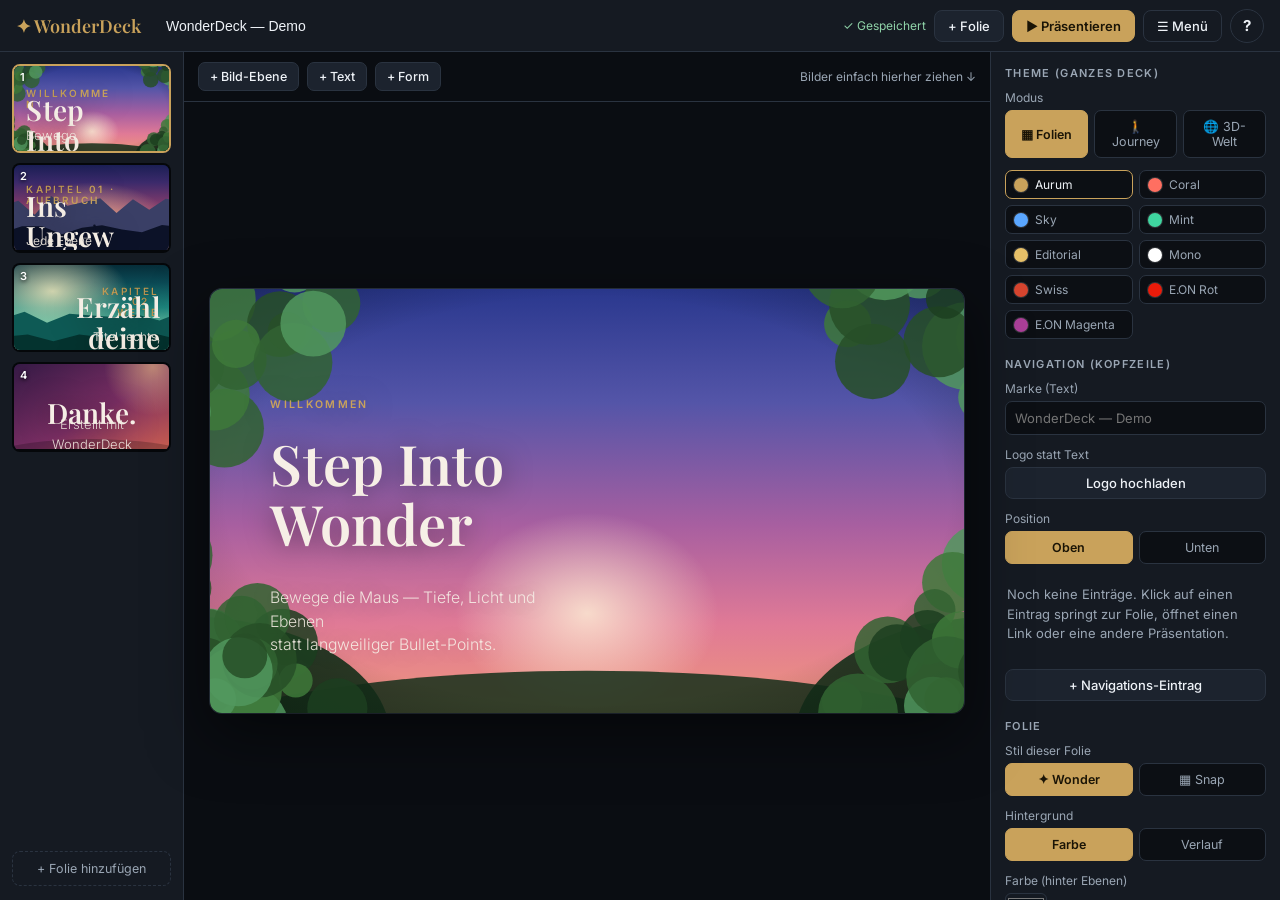
<file: index.html>
<!DOCTYPE html>
<html lang="de">
<head>
  <meta charset="UTF-8" />
  <meta name="viewport" content="width=device-width, initial-scale=1.0" />
  <title>WonderDeck — Cinematische Präsentationen</title>
  <link
    rel="icon"
    href="data:image/svg+xml,%3Csvg xmlns='http://www.w3.org/2000/svg' viewBox='0 0 16 16'%3E%3Ctext y='13' font-size='13'%3E%E2%9C%A6%3C/text%3E%3C/svg%3E"
  />
  <link
    href="https://fonts.googleapis.com/css2?family=Playfair+Display:wght@500;600;700&family=Inter:wght@300;400;500;600&family=Space+Grotesk:wght@500;600;700&family=Cormorant+Garamond:wght@500;600;700&family=DM+Sans:wght@400;500;600&family=Bricolage+Grotesque:opsz,wght@12..96,600;12..96,700;12..96,800&display=swap"
    rel="stylesheet"
  />
  <!-- Three.js (3D-Welt) ohne Build: via CDN + Import-Map; wird nur geladen, wenn man die Welt betritt -->
  <script type="importmap">
    {
      "imports": {
        "three": "https://cdn.jsdelivr.net/npm/three@0.161.0/build/three.module.js",
        "three/addons/": "https://cdn.jsdelivr.net/npm/three@0.161.0/examples/jsm/",
        "@pixiv/three-vrm": "https://cdn.jsdelivr.net/npm/@pixiv/three-vrm@3/lib/three-vrm.module.min.js"
      }
    }
  </script>
  <link rel="stylesheet" href="css/stage.css" />
  <link rel="stylesheet" href="css/editor.css" />
</head>
<body>
  <div id="app" class="app">
    <!-- ============ Topbar ============ -->
    <header class="topbar">
      <div class="topbar__brand">✦ WonderDeck</div>
      <input
        id="deckTitle"
        class="topbar__title"
        type="text"
        value="Meine Präsentation"
        aria-label="Titel der Präsentation"
      />
      <div class="topbar__actions">
        <span id="saveBadge" class="topbar__saved" aria-live="polite">✓ Gespeichert</span>
        <button id="btnAddSlide" class="btn">+ Folie</button>
        <button id="btnPresent" class="btn btn--primary">▶ Präsentieren</button>
        <div class="menu">
          <button id="btnMenu" class="btn btn--ghost">☰ Menü</button>
          <div id="menuPanel" class="menu__panel" hidden>
            <button id="btnExport" class="menu__item">💾 Als Datei sichern (.wdeck)</button>
            <button id="btnExportHtml" class="menu__item">🌐 Als Webseite exportieren (.html)</button>
            <button id="btnImport" class="menu__item">📂 Datei laden</button>
            <hr class="menu__sep" />
            <button id="btnDecks" class="menu__item">📑 Meine Präsentationen …</button>
            <button id="btnGallery" class="menu__item">✨ Beispiele …</button>
            <button id="btnNewLanding" class="menu__item">◆ Neue Landingpage</button>
            <button id="btnNewDeck" class="menu__item">✦ Neue, leere Präsi</button>
            <hr class="menu__sep" />
            <a class="menu__item" href="landing.html" target="_blank" rel="noopener">★ Über WonderDeck</a>
          </div>
        </div>
        <button id="btnHelp" class="btn btn--ghost btn--round" title="Hilfe: welche Bilder verwenden?" aria-label="Hilfe">?</button>
      </div>
    </header>

    <!-- ============ Hauptbereich ============ -->
    <main class="workspace">
      <!-- Folien-Leiste -->
      <aside class="rail" id="rail" aria-label="Folien">
        <div class="rail__list" id="railList"></div>
        <button class="rail__add" id="railAdd">+ Folie hinzufügen</button>
      </aside>

      <!-- Bühne -->
      <section class="editor">
        <div class="editor__toolbar">
          <button class="chip" id="btnAddLayer">+ Bild-Ebene</button>
          <button class="chip" id="btnAddText">+ Text</button>
          <button class="chip" id="btnAddShape">+ Form</button>
          <span class="editor__hint">Bilder einfach hierher ziehen ↓</span>
        </div>
        <div class="stage-wrap" id="stageWrap">
          <div class="stage-frame" id="stageFrame">
            <!-- Stage wird von editor.js gerendert -->
          </div>
          <div class="dropmask" id="dropmask"><span>Bild ablegen, um eine Ebene zu erstellen</span></div>
        </div>
      </section>

      <!-- Inspektor -->
      <aside class="inspector" id="inspector" aria-label="Einstellungen">
        <!-- Inhalt dynamisch von editor.js -->
      </aside>
    </main>
  </div>

  <!-- ============ Präsentations-Overlay ============ -->
  <div id="present" class="present" hidden>
    <div class="present__viewport" id="presentViewport"></div>
    <nav class="present__topnav" id="presentNav"></nav>
    <div class="present__note" id="presentNote" hidden></div>
    <div class="present__cursor" id="presentCursor"></div>
    <nav class="present__dots" id="presentDots"></nav>
    <button class="present__nav present__nav--prev" id="presentPrev" aria-label="Zurück">‹</button>
    <button class="present__nav present__nav--next" id="presentNext" aria-label="Weiter">›</button>
    <button class="present__exit" id="presentExit" aria-label="Beenden (Esc)">✕</button>
    <div class="present__counter" id="presentCounter"></div>
  </div>

  <!-- ============ Journey-Modus (durchlaufbare Welt) ============ -->
  <div id="journey" class="journey" hidden>
    <div class="jr-world" id="journeyWorld"></div>
    <nav class="jr-dots" id="journeyDots"></nav>
    <div class="jr-counter" id="journeyCounter"></div>
    <div class="jr-hint">Scrollen oder ziehen, um zu gehen · Esc beendet</div>
    <button class="present__exit" id="journeyExit" aria-label="Beenden (Esc)">✕</button>
  </div>

  <!-- ============ 3D-Welt (begehbar) ============ -->
  <div id="world" class="world" hidden>
    <div id="worldStage" class="world__stage"></div>
    <div class="world__load" id="worldLoad"><div class="world__spinner"></div><p>3D-Welt wird geladen …</p></div>
    <div class="world__hint" id="worldHint"><b>WASD</b> gehen · <b>Shift</b> rennen · <b>E</b> Details</div>
    <div class="world__panel" id="worldPanel" hidden></div>
    <div class="world__joy" id="worldJoy" hidden><span class="world__nub" id="worldNub"></span></div>
    <div class="world__bubble" id="worldBubble" hidden></div>
    <button class="world__home" id="worldHome" aria-label="Zum Anfang">⟲ Anfang</button>
    <button class="world__sound" id="worldSound" aria-label="Ton an/aus">🔊</button>
    <button class="world__exit present__exit" id="worldExit" aria-label="Beenden">✕</button>
  </div>

  <!-- ============ Hilfe-Fenster ============ -->
  <div id="help" class="help" hidden>
    <div class="help__backdrop" id="helpBackdrop"></div>
    <div class="help__panel" role="dialog" aria-modal="true" aria-label="Hilfe: Bilder">
      <button class="help__close" id="helpClose" aria-label="Schließen">✕</button>
      <h2 class="help__title">Welche Bilder verwenden? 🖼️</h2>
      <p class="help__lead">
        Die Tiefe entsteht durch <b>mehrere Ebenen pro Folie</b>. Ein Bild ziehst du
        einfach auf die Bühne — jede Ebene kannst du rechts einstellen.
      </p>

      <h3>Ebenen-Typen</h3>
      <table class="help__table">
        <tr>
          <td><b>Hintergrund</b></td>
          <td>Ganzflächiges Bild (Himmel, Landschaft, Farbverlauf). <b>JPG oder PNG</b>, ohne Transparenz. Wenig Parallax (z.&nbsp;B. 10–16).</td>
        </tr>
        <tr>
          <td><b>Vordergrund / Motiv</b></td>
          <td>Ein <b>freigestelltes PNG mit transparentem Hintergrund</b> (Person, Berg, Objekt). Nur so sieht man den Hintergrund dahinter → echte Tiefe. Mehr Parallax (z.&nbsp;B. 35–55).</td>
        </tr>
        <tr>
          <td><b>Reaktive Deko</b></td>
          <td>Transparentes PNG an den Rändern (z.&nbsp;B. Blätter). Schalter <b>„reaktiv"</b> an → weicht im Präsentationsmodus vor dem Cursor zurück.</td>
        </tr>
      </table>

      <h3>Format &amp; Größe</h3>
      <ul class="help__list">
        <li><b>PNG</b> = mit Transparenz (für freigestellte Motive &amp; Deko). <b>JPG</b> = kleiner, kein Transparenz (für Hintergründe).</li>
        <li>Mindestens <b>~1920&nbsp;px breit</b>, besser <b>2000&nbsp;px+</b> — damit es im Vollbild scharf bleibt.</li>
        <li>Seitenverhältnis möglichst <b>16:9</b> für Hintergründe.</li>
      </ul>

      <h3>Pro Stil</h3>
      <ul class="help__list">
        <li><b>✦ Wonder:</b> 1 Hintergrund + optional ein freigestelltes Motiv + reaktive Deko an den Ecken. Starker Intro-Zoom.</li>
        <li><b>▦ Snap:</b> Hintergrund + 1–2 freigestellte Ebenen (fern/nah) für Tiefe. Ideal für Story-Folien.</li>
      </ul>

      <h3>Damit Text lesbar bleibt</h3>
      <ul class="help__list">
        <li>Dunkle Bildränder/Vignette helfen. Setze Text auf die ruhigere Bildhälfte.</li>
        <li>Position, Breite &amp; Ausrichtung jedes Textes stellst du rechts ein.</li>
      </ul>

      <h3>Woher Bilder nehmen?</h3>
      <ul class="help__list">
        <li><b>KI-Bilder:</b> z.&nbsp;B. „Nano Banana" (Gemini) — gratis.</li>
        <li><b>Freistellen / in Ebenen schneiden:</b> <b>Photopea</b> (photopea.com, gratis, im Browser).</li>
        <li>Oder eigene Fotos / freie Stock-Bilder.</li>
      </ul>

      <p class="help__tip">💡 Tipp: Über „☰ Menü" oben kannst du deine Präsi jederzeit als Datei sichern. Rückgängig: <b>⌘/Strg+Z</b> · Folie duplizieren: <b>⌘/Strg+D</b>.</p>
    </div>
  </div>

  <!-- ============ Beispiel-Galerie ============ -->
  <div id="gallery" class="help" hidden>
    <div class="help__backdrop" id="galleryBackdrop"></div>
    <div class="help__panel" role="dialog" aria-modal="true" aria-label="Beispiel-Präsentationen">
      <button class="help__close" id="galleryClose" aria-label="Schließen">✕</button>
      <h2 class="help__title">Beispiele ✨</h2>
      <p class="help__lead">
        Lade eine fertige Präsentation als Startpunkt. Sie wird als <b>neue</b> Präsi
        angelegt und ersetzt die aktuelle Ansicht (vorher ggf. über „☰ Menü" sichern).
      </p>
      <div class="gallery__grid" id="galleryGrid"></div>
    </div>
  </div>

  <!-- ============ Layout-Vorlagen (neue Folie) ============ -->
  <div id="layouts" class="help" hidden>
    <div class="help__backdrop" id="layoutsBackdrop"></div>
    <div class="help__panel" role="dialog" aria-modal="true" aria-label="Layout-Vorlage wählen">
      <button class="help__close" id="layoutsClose" aria-label="Schließen">✕</button>
      <h2 class="help__title">Neue Folie · Layout wählen</h2>
      <p class="help__lead">Wähle ein Layout als Startpunkt. Bilder ziehst du danach einfach auf die Bühne.</p>
      <div class="layout__grid" id="layoutGrid"></div>
    </div>
  </div>

  <!-- ============ Präsentations-Bibliothek ============ -->
  <div id="decks" class="help" hidden>
    <div class="help__backdrop" id="decksBackdrop"></div>
    <div class="help__panel" role="dialog" aria-modal="true" aria-label="Meine Präsentationen">
      <button class="help__close" id="decksClose" aria-label="Schließen">✕</button>
      <h2 class="help__title">Meine Präsentationen 📑</h2>
      <p class="help__lead">Wechsle zwischen Präsentationen, benenne um oder lösche. Nav-Einträge können auf eine andere Präsentation verweisen.</p>
      <div class="decks__grid" id="decksGrid"></div>
    </div>
  </div>

  <!-- versteckte File-Inputs -->
  <input id="fileImage" type="file" accept="image/*" multiple hidden />
  <input id="fileImport" type="file" accept="application/json,.wdeck" hidden />

  <script type="module" src="js/main.js"></script>
</body>
</html>
</file>
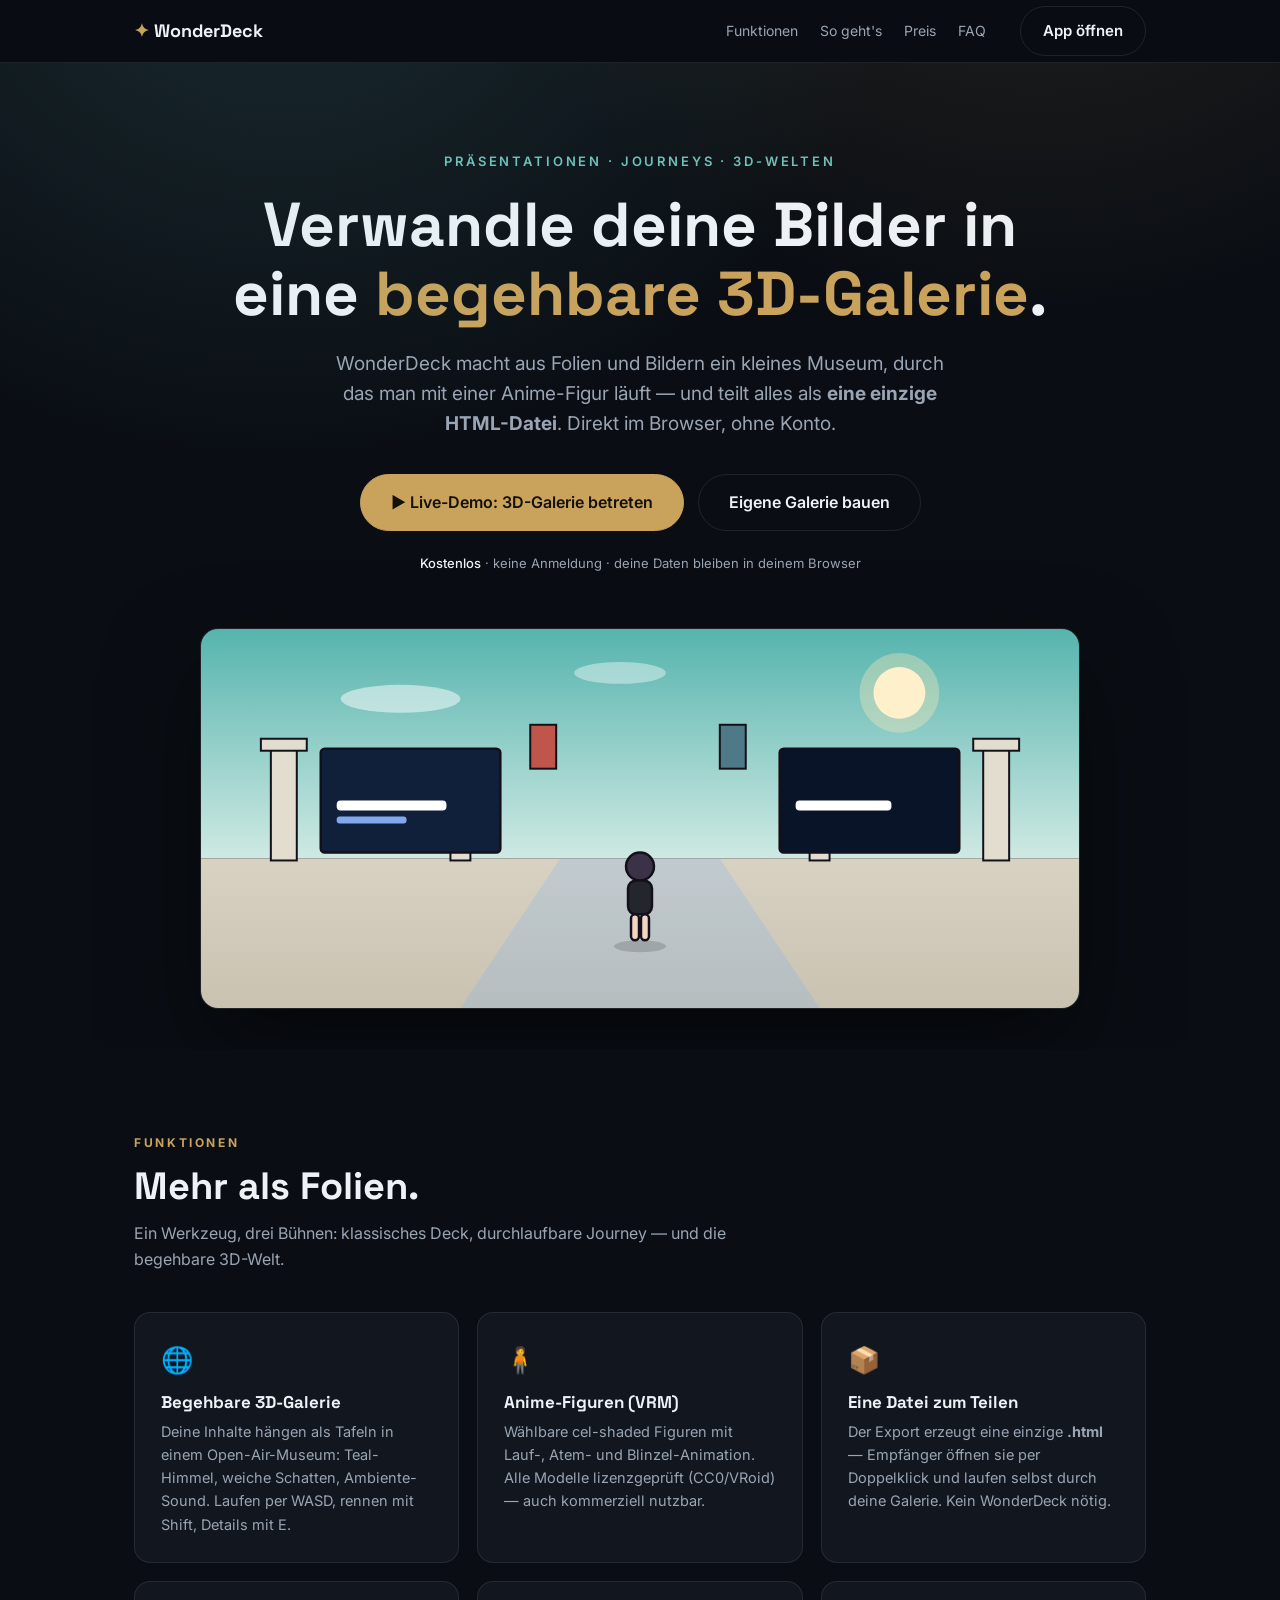
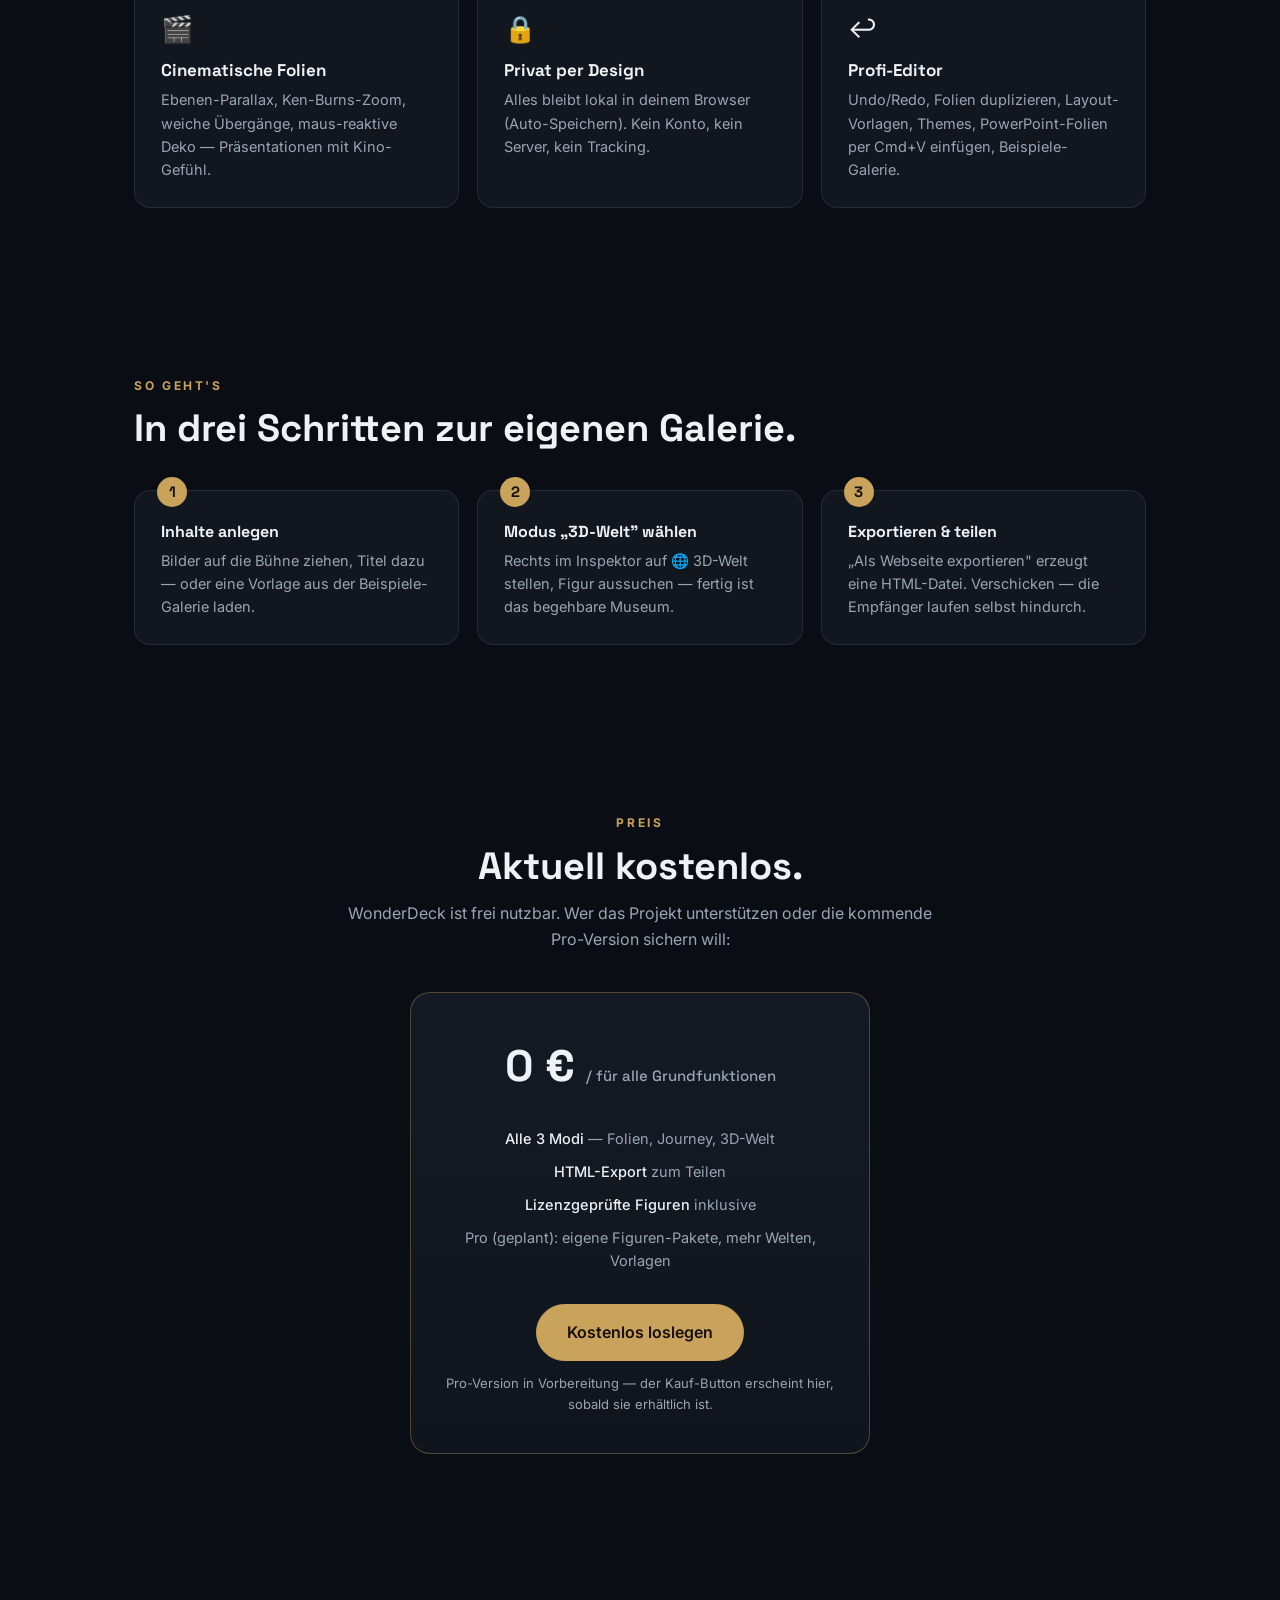
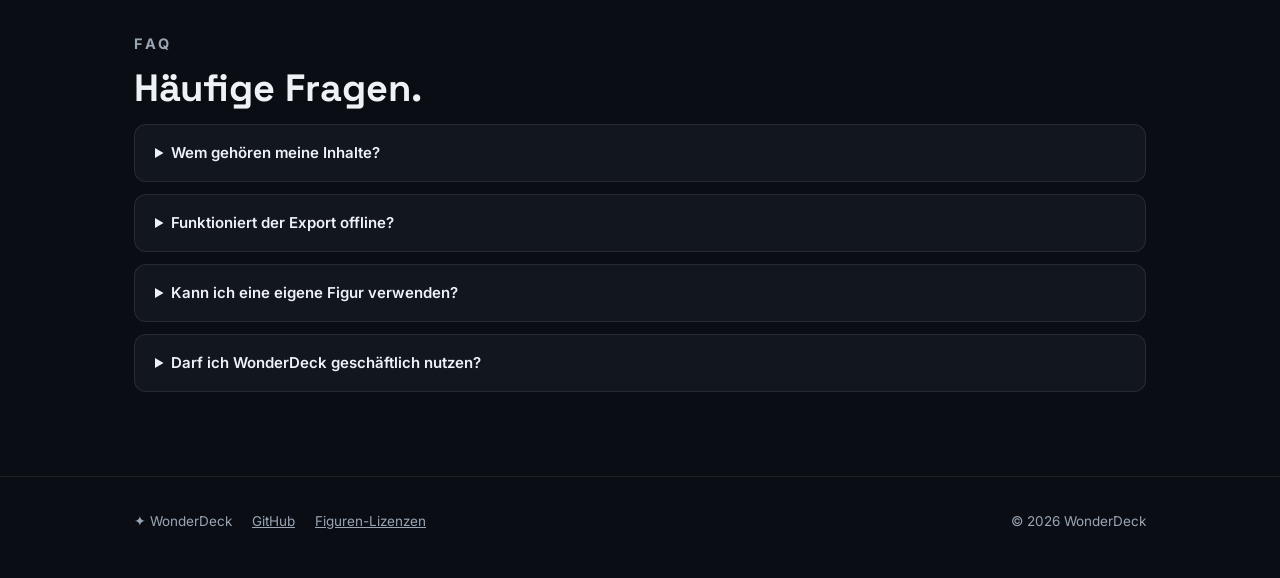
<file: landing.html>
<!DOCTYPE html>
<html lang="de">
<head>
  <meta charset="UTF-8" />
  <meta name="viewport" content="width=device-width, initial-scale=1.0" />
  <title>WonderDeck — Verwandle deine Bilder in eine begehbare 3D-Galerie</title>
  <meta name="description" content="WonderDeck macht aus deinen Folien und Bildern eine begehbare 3D-Galerie mit Anime-Figur — teilbar als eine einzige HTML-Datei. Kostenlos, ohne Konto, direkt im Browser." />
  <meta property="og:title" content="WonderDeck — begehbare 3D-Galerien aus deinen Bildern" />
  <meta property="og:description" content="Folien, Journeys und begehbare 3D-Welten — erstellt im Browser, geteilt als eine Datei." />
  <link rel="icon" href="data:image/svg+xml,%3Csvg xmlns='http://www.w3.org/2000/svg' viewBox='0 0 16 16'%3E%3Ctext y='13' font-size='13'%3E%E2%9C%A6%3C/text%3E%3C/svg%3E" />
  <link href="https://fonts.googleapis.com/css2?family=Space+Grotesk:wght@500;600;700&family=Inter:wght@300;400;500;600&display=swap" rel="stylesheet" />
  <style>
    :root {
      --bg: #0a0e14; --panel: #11161f; --line: rgba(255,255,255,0.09);
      --ink: #eef2f7; --mut: #9aa5b4; --gold: #c9a25b; --teal: #6cc2bc;
    }
    * { margin: 0; box-sizing: border-box; }
    html { scroll-behavior: smooth; }
    body { background: var(--bg); color: var(--ink); font-family: "Inter", sans-serif; line-height: 1.6; }
    h1, h2, h3 { font-family: "Space Grotesk", sans-serif; line-height: 1.12; }
    a { color: inherit; }
    .wrap { max-width: 1060px; margin: 0 auto; padding: 0 24px; }

    /* Nav */
    .nav { position: sticky; top: 0; z-index: 50; background: rgba(10,14,20,0.82); backdrop-filter: blur(10px); -webkit-backdrop-filter: blur(10px); border-bottom: 1px solid var(--line); }
    .nav__in { display: flex; align-items: center; gap: 26px; height: 62px; }
    .nav__brand { font-family: "Space Grotesk", sans-serif; font-weight: 700; font-size: 18px; }
    .nav__brand b { color: var(--gold); }
    .nav__links { display: flex; gap: 22px; margin-left: auto; font-size: 14px; color: var(--mut); }
    .nav__links a { text-decoration: none; }
    .nav__links a:hover { color: var(--ink); }
    .nav .cta { margin-left: 8px; }

    /* Buttons */
    .btn { display: inline-block; padding: 12px 22px; border-radius: 999px; font-size: 15px; font-weight: 600; text-decoration: none; border: 1px solid var(--line); color: var(--ink); transition: transform 0.15s, background 0.15s; }
    .btn:hover { transform: translateY(-1px); }
    .btn--gold { background: var(--gold); border-color: var(--gold); color: #14100a; }
    .btn--gold:hover { background: #d9b26b; }
    .btn--ghost:hover { background: rgba(255,255,255,0.06); }
    .btn--big { padding: 15px 30px; font-size: 16px; }

    /* Hero */
    .hero { padding: 88px 0 40px; text-align: center; position: relative; overflow: hidden; }
    .hero::before { content: ""; position: absolute; inset: -40% -20% auto; height: 130%; background:
      radial-gradient(50% 60% at 30% 20%, rgba(108,194,188,0.16), transparent 70%),
      radial-gradient(45% 55% at 72% 12%, rgba(201,162,91,0.14), transparent 70%); pointer-events: none; }
    .hero__kicker { font-size: 13px; font-weight: 600; letter-spacing: 0.22em; text-transform: uppercase; color: var(--teal); }
    .hero h1 { font-size: clamp(34px, 6vw, 62px); margin: 18px auto 20px; max-width: 820px; }
    .hero h1 em { font-style: normal; color: var(--gold); }
    .hero p.lead { font-size: clamp(16px, 2.2vw, 19px); color: var(--mut); max-width: 640px; margin: 0 auto 34px; }
    .hero__cta { display: flex; gap: 14px; justify-content: center; flex-wrap: wrap; }
    .hero__trust { margin-top: 22px; font-size: 13px; color: var(--mut); }
    .hero__trust b { color: var(--ink); font-weight: 500; }

    /* Szene (stilisierte Galerie) */
    .scene { margin: 54px auto 0; max-width: 880px; border-radius: 18px; overflow: hidden; border: 1px solid var(--line); box-shadow: 0 40px 90px rgba(0,0,0,0.5); }
    .scene svg { display: block; width: 100%; height: auto; }

    /* Sections */
    section { padding: 84px 0; }
    .sec__kicker { font-size: 12px; font-weight: 700; letter-spacing: 0.22em; text-transform: uppercase; color: var(--gold); }
    .sec__title { font-size: clamp(26px, 4vw, 38px); margin: 12px 0 14px; }
    .sec__lead { color: var(--mut); max-width: 620px; }

    .grid { display: grid; grid-template-columns: repeat(auto-fit, minmax(260px, 1fr)); gap: 18px; margin-top: 40px; }
    .card { background: var(--panel); border: 1px solid var(--line); border-radius: 16px; padding: 26px; }
    .card .ico { font-size: 26px; }
    .card h3 { font-size: 17px; margin: 12px 0 8px; }
    .card p { font-size: 14.5px; color: var(--mut); }

    /* Steps */
    .steps { counter-reset: step; display: grid; grid-template-columns: repeat(auto-fit, minmax(240px, 1fr)); gap: 18px; margin-top: 40px; }
    .step { position: relative; background: var(--panel); border: 1px solid var(--line); border-radius: 16px; padding: 26px 26px 26px 26px; }
    .step::before { counter-increment: step; content: counter(step); position: absolute; top: -14px; left: 22px; width: 30px; height: 30px; border-radius: 50%; background: var(--gold); color: #14100a; font-weight: 700; font-family: "Space Grotesk", sans-serif; display: grid; place-items: center; font-size: 15px; }
    .step h3 { font-size: 16px; margin: 6px 0 8px; }
    .step p { font-size: 14.5px; color: var(--mut); }

    /* Kaufen */
    .buy { text-align: center; }
    .buy__card { max-width: 460px; margin: 40px auto 0; background: linear-gradient(180deg, #141a24, #10151d); border: 1px solid rgba(201,162,91,0.35); border-radius: 20px; padding: 38px 34px; }
    .buy__price { font-family: "Space Grotesk", sans-serif; font-size: 44px; font-weight: 700; }
    .buy__price span { font-size: 15px; font-weight: 500; color: var(--mut); }
    .buy__list { list-style: none; padding: 0; margin: 20px 0 26px; font-size: 14.5px; color: var(--mut); }
    .buy__list li { padding: 5px 0; }
    .buy__list b { color: var(--ink); font-weight: 500; }
    .buy__soon { font-size: 13px; color: var(--mut); margin-top: 12px; }

    /* FAQ */
    .faq details { background: var(--panel); border: 1px solid var(--line); border-radius: 12px; padding: 16px 20px; margin-top: 12px; }
    .faq summary { cursor: pointer; font-weight: 600; font-size: 15px; }
    .faq p { margin-top: 10px; font-size: 14.5px; color: var(--mut); }

    footer { border-top: 1px solid var(--line); padding: 34px 0 46px; font-size: 13.5px; color: var(--mut); }
    .foot { display: flex; gap: 20px; flex-wrap: wrap; align-items: center; }
    .foot a { color: var(--mut); }
    .foot a:hover { color: var(--ink); }
    .foot .sp { margin-left: auto; }

    :focus-visible { outline: 2px solid var(--gold); outline-offset: 2px; border-radius: 4px; }
    @media (max-width: 640px) { .nav__links { display: none; } }
  </style>
</head>
<body>

  <nav class="nav"><div class="wrap nav__in">
    <span class="nav__brand"><b>✦</b> WonderDeck</span>
    <div class="nav__links">
      <a href="#funktionen">Funktionen</a>
      <a href="#ablauf">So geht's</a>
      <a href="#kaufen">Preis</a>
      <a href="#faq">FAQ</a>
    </div>
    <a class="btn btn--ghost cta" href="index.html">App öffnen</a>
  </div></nav>

  <header class="hero"><div class="wrap">
    <p class="hero__kicker">Präsentationen · Journeys · 3D-Welten</p>
    <h1>Verwandle deine Bilder in eine <em>begehbare 3D-Galerie</em>.</h1>
    <p class="lead">
      WonderDeck macht aus Folien und Bildern ein kleines Museum, durch das man
      mit einer Anime-Figur läuft — und teilt alles als <b>eine einzige HTML-Datei</b>.
      Direkt im Browser, ohne Konto.
    </p>
    <div class="hero__cta">
      <a class="btn btn--gold btn--big" href="index.html?example=world&present=1">▶ Live-Demo: 3D-Galerie betreten</a>
      <a class="btn btn--ghost btn--big" href="index.html">Eigene Galerie bauen</a>
    </div>
    <p class="hero__trust"><b>Kostenlos</b> · keine Anmeldung · deine Daten bleiben in deinem Browser</p>

    <!-- Stilisierte Galerie-Szene -->
    <div class="scene" aria-hidden="true">
      <svg viewBox="0 0 880 380" xmlns="http://www.w3.org/2000/svg">
        <defs>
          <linearGradient id="sky" x1="0" y1="0" x2="0" y2="1">
            <stop offset="0" stop-color="#56b4ae"/><stop offset="1" stop-color="#cfe9e3"/>
          </linearGradient>
          <linearGradient id="floor" x1="0" y1="0" x2="0" y2="1">
            <stop offset="0" stop-color="#d8d2c3"/><stop offset="1" stop-color="#c9c2b1"/>
          </linearGradient>
        </defs>
        <rect width="880" height="230" fill="url(#sky)"/>
        <circle cx="700" cy="64" r="26" fill="#fff3d6"/><circle cx="700" cy="64" r="40" fill="#ffe9b8" opacity="0.35"/>
        <ellipse cx="200" cy="70" rx="60" ry="14" fill="#fff" opacity="0.5"/>
        <ellipse cx="420" cy="44" rx="46" ry="11" fill="#fff" opacity="0.4"/>
        <rect y="230" width="880" height="150" fill="url(#floor)"/>
        <polygon points="360,230 520,230 620,380 260,380" fill="#5aa6ff" opacity="0.18"/>
        <!-- Säulen -->
        <g fill="#e3ddcf" stroke="#141019" stroke-width="2">
          <rect x="70" y="120" width="26" height="112"/><rect x="60" y="110" width="46" height="12"/>
          <rect x="784" y="120" width="26" height="112"/><rect x="774" y="110" width="46" height="12"/>
          <rect x="250" y="140" width="20" height="92"/><rect x="242" y="132" width="36" height="10"/>
          <rect x="610" y="140" width="20" height="92"/><rect x="602" y="132" width="36" height="10"/>
        </g>
        <!-- Tafeln -->
        <g stroke="#141019" stroke-width="2.5">
          <rect x="120" y="120" width="180" height="104" rx="4" fill="#10203a"/>
          <rect x="580" y="120" width="180" height="104" rx="4" fill="#0a1428"/>
        </g>
        <rect x="136" y="188" width="70" height="7" rx="3" fill="#8fb6ff" opacity="0.9"/>
        <rect x="136" y="172" width="110" height="10" rx="4" fill="#fff"/>
        <rect x="596" y="172" width="96" height="10" rx="4" fill="#fff"/>
        <!-- Banner -->
        <g stroke="#141019" stroke-width="2">
          <rect x="330" y="96" width="26" height="44" fill="#c0554b"/>
          <rect x="520" y="96" width="26" height="44" fill="#4d7a86"/>
        </g>
        <!-- Figur (Silhouette) -->
        <g stroke="#141019" stroke-width="2.5">
          <circle cx="440" cy="238" r="14" fill="#3b3247"/>
          <rect x="428" y="252" width="24" height="34" rx="8" fill="#23262d"/>
          <rect x="431" y="286" width="8" height="26" rx="4" fill="#f2d6c2"/>
          <rect x="441" y="286" width="8" height="26" rx="4" fill="#f2d6c2"/>
        </g>
        <ellipse cx="440" cy="318" rx="26" ry="6" fill="#000" opacity="0.15"/>
      </svg>
    </div>
  </div></header>

  <section id="funktionen"><div class="wrap">
    <p class="sec__kicker">Funktionen</p>
    <h2 class="sec__title">Mehr als Folien.</h2>
    <p class="sec__lead">Ein Werkzeug, drei Bühnen: klassisches Deck, durchlaufbare Journey — und die begehbare 3D-Welt.</p>
    <div class="grid">
      <div class="card"><span class="ico">🌐</span><h3>Begehbare 3D-Galerie</h3><p>Deine Inhalte hängen als Tafeln in einem Open-Air-Museum: Teal-Himmel, weiche Schatten, Ambiente-Sound. Laufen per WASD, rennen mit Shift, Details mit E.</p></div>
      <div class="card"><span class="ico">🧍</span><h3>Anime-Figuren (VRM)</h3><p>Wählbare cel-shaded Figuren mit Lauf-, Atem- und Blinzel-Animation. Alle Modelle lizenzgeprüft (CC0/VRoid) — auch kommerziell nutzbar.</p></div>
      <div class="card"><span class="ico">📦</span><h3>Eine Datei zum Teilen</h3><p>Der Export erzeugt eine einzige <b>.html</b> — Empfänger öffnen sie per Doppelklick und laufen selbst durch deine Galerie. Kein WonderDeck nötig.</p></div>
      <div class="card"><span class="ico">🎬</span><h3>Cinematische Folien</h3><p>Ebenen-Parallax, Ken-Burns-Zoom, weiche Übergänge, maus-reaktive Deko — Präsentationen mit Kino-Gefühl.</p></div>
      <div class="card"><span class="ico">🔒</span><h3>Privat per Design</h3><p>Alles bleibt lokal in deinem Browser (Auto-Speichern). Kein Konto, kein Server, kein Tracking.</p></div>
      <div class="card"><span class="ico">↩️</span><h3>Profi-Editor</h3><p>Undo/Redo, Folien duplizieren, Layout-Vorlagen, Themes, PowerPoint-Folien per Cmd+V einfügen, Beispiele-Galerie.</p></div>
    </div>
  </div></section>

  <section id="ablauf"><div class="wrap">
    <p class="sec__kicker">So geht's</p>
    <h2 class="sec__title">In drei Schritten zur eigenen Galerie.</h2>
    <div class="steps">
      <div class="step"><h3>Inhalte anlegen</h3><p>Bilder auf die Bühne ziehen, Titel dazu — oder eine Vorlage aus der Beispiele-Galerie laden.</p></div>
      <div class="step"><h3>Modus „3D-Welt" wählen</h3><p>Rechts im Inspektor auf 🌐 3D-Welt stellen, Figur aussuchen — fertig ist das begehbare Museum.</p></div>
      <div class="step"><h3>Exportieren & teilen</h3><p>„Als Webseite exportieren" erzeugt eine HTML-Datei. Verschicken — die Empfänger laufen selbst hindurch.</p></div>
    </div>
  </div></section>

  <section id="kaufen" class="buy"><div class="wrap">
    <p class="sec__kicker">Preis</p>
    <h2 class="sec__title">Aktuell kostenlos.</h2>
    <p class="sec__lead" style="margin: 0 auto;">WonderDeck ist frei nutzbar. Wer das Projekt unterstützen oder die kommende Pro-Version sichern will:</p>
    <div class="buy__card">
      <div class="buy__price">0&nbsp;€ <span>/ für alle Grundfunktionen</span></div>
      <ul class="buy__list">
        <li><b>Alle 3 Modi</b> — Folien, Journey, 3D-Welt</li>
        <li><b>HTML-Export</b> zum Teilen</li>
        <li><b>Lizenzgeprüfte Figuren</b> inklusive</li>
        <li>Pro (geplant): eigene Figuren-Pakete, mehr Welten, Vorlagen</li>
      </ul>
      <a id="buyBtn" class="btn btn--gold btn--big" href="index.html">Kostenlos loslegen</a>
      <p class="buy__soon" id="buyNote">Pro-Version in Vorbereitung — der Kauf-Button erscheint hier, sobald sie erhältlich ist.</p>
    </div>
  </div></section>

  <section id="faq" class="faq"><div class="wrap">
    <p class="sec__kicker">FAQ</p>
    <h2 class="sec__title">Häufige Fragen.</h2>
    <details><summary>Wem gehören meine Inhalte?</summary><p>Dir. Alles wird lokal in deinem Browser gespeichert (IndexedDB) — nichts verlässt dein Gerät, außer du exportierst und teilst es selbst.</p></details>
    <details><summary>Funktioniert der Export offline?</summary><p>Die exportierte HTML-Datei enthält deine Bilder eingebettet. Für die 3D-Welt lädt sie die 3D-Engine und die Figur beim Öffnen aus dem Netz — dafür braucht der Empfänger einmalig Internet.</p></details>
    <details><summary>Kann ich eine eigene Figur verwenden?</summary><p>Ja — in <a href="https://vroid.com/studio" target="_blank" rel="noopener">VRoid Studio</a> (gratis) eine Figur bauen, als .vrm exportieren und einbinden. Eigene Figuren gehören dir, auch kommerziell.</p></details>
    <details><summary>Darf ich WonderDeck geschäftlich nutzen?</summary><p>Ja. Alle mitgelieferten Figuren sind lizenzgeprüft (CC0 bzw. VRoid-Lizenz mit erlaubter kommerzieller Nutzung) — Nachweise liegen im Repository.</p></details>
  </div></section>

  <footer><div class="wrap foot">
    <span>✦ WonderDeck</span>
    <a href="https://github.com/theminhnguyen/wonderdeck" target="_blank" rel="noopener">GitHub</a>
    <a href="https://github.com/theminhnguyen/wonderdeck/blob/main/public/models/README.md" target="_blank" rel="noopener">Figuren-Lizenzen</a>
    <span class="sp">© 2026 WonderDeck</span>
    <!-- Vor dem Verkauf ergänzen: Impressum & Datenschutzerklärung -->
  </div></footer>

  <script>
    // ==== Kauf-Anbindung (Gumroad/Lemon Squeezy) ====
    // Sobald ein Produkt existiert: hier die Kauf-URL eintragen — mehr ist nicht nötig.
    // Beispiel: const BUY_URL = "https://DEINSHOP.gumroad.com/l/wonderdeck-pro";
    const BUY_URL = "";
    const PRICE_LABEL = "9 €"; // Anzeigepreis der Pro-Version
    if (BUY_URL) {
      const btn = document.getElementById("buyBtn");
      btn.href = BUY_URL; btn.target = "_blank"; btn.rel = "noopener";
      btn.textContent = "★ Pro kaufen — " + PRICE_LABEL;
      document.getElementById("buyNote").textContent = "Einmalkauf über Gumroad — sichere Zahlung, sofortiger Zugang.";
    }
  </script>
</body>
</html>
</file>
<file: css/stage.css>
/* ===================================================================
   WonderDeck — Bühnen-Styles (geteilt von Editor-Vorschau & Präsentation)
   Eine "Stage" ist eine 16:9-Fläche mit Bild-Ebenen + Text-Blöcken.
   =================================================================== */

:root {
  --wd-accent: #c9a25b;
  --wd-bg: #0c0f14;
  --wd-panel: #151a22;
  --wd-panel-2: #1c232e;
  --wd-line: #2a3340;
  --wd-text: #eef2f7;
  --wd-text-dim: #9aa6b4;
  --serif: "Playfair Display", Georgia, serif;
  --sans: "Inter", -apple-system, BlinkMacSystemFont, "Segoe UI", sans-serif;
}

* { box-sizing: border-box; }

/* ---------- Stage-Grundgerüst ---------- */
.wd-stage {
  position: absolute;
  inset: 0;
  overflow: hidden;
  background: #05070a;
  --mx: 0;   /* normalisierte Maus -1..1, von effects.js gesetzt */
  --my: 0;
}

.wd-layer {
  position: absolute;
  inset: -8%;
  width: 116%;
  height: 116%;
  pointer-events: none;
  will-change: transform, opacity;
}
.wd-layer img {
  width: 100%;
  height: 100%;
  object-fit: cover;
  object-position: center;
  display: block;
  -webkit-user-drag: none;
  user-select: none;
}

/* ---------- Deko-Formen (rein CSS, kein Bild) ---------- */
/* --sc = Farbe, --th = Strichstärke (Zahl → cqw). Größe kommt als width:Ncqw. */
.wd-shape {
  position: absolute;
  pointer-events: none;      /* Auswahl läuft über die Inspektor-Liste */
  z-index: 30;               /* über Bild-Ebenen, unter Text (50) */
  will-change: transform, opacity;
}
.wd-shape--ring,
.wd-shape--disc,
.wd-shape--square,
.wd-shape--frame { aspect-ratio: 1; }
.wd-shape--ring  { border-radius: 50%; border: calc(var(--th, 0.7) * 1cqw) solid var(--sc, #d6452f); }
.wd-shape--disc  { border-radius: 50%; background: var(--sc, #d6452f); }
.wd-shape--square { background: var(--sc, #d6452f); }
.wd-shape--frame { border: calc(var(--th, 0.7) * 1cqw) solid var(--sc, #d6452f); }
.wd-shape--line  { height: calc(var(--th, 0.5) * 1cqw); background: var(--sc, #d6452f); border-radius: calc(var(--th, 0.5) * 0.5cqw); }

/* ---------- Text-Blöcke ---------- */
.wd-text {
  position: absolute;
  max-width: 60%;
  /* Theme-Variablen mit Fallback auf das Standard-Theme */
  color: var(--ink, var(--wd-text));
  text-shadow: 0 2px 28px rgba(0, 0, 0, 0.5);
  line-height: 1.08;
  white-space: pre-wrap;
  word-break: break-word;
  z-index: 50;
}
.wd-text[data-role="title"] {
  font-family: var(--font-title, var(--serif));
  font-weight: 600;
  font-size: clamp(28px, 7.4cqw, 96px);
  letter-spacing: 0.005em;
}
.wd-text[data-role="subtitle"] {
  font-family: var(--font-body, var(--sans));
  font-weight: 300;
  font-size: clamp(13px, 2.1cqw, 24px);
  line-height: 1.5;
  opacity: 0.9;
}
.wd-text[data-role="body"] {
  font-family: var(--font-body, var(--sans));
  font-weight: 400;
  font-size: clamp(12px, 1.9cqw, 21px);
  line-height: 1.55;
  opacity: 0.86;
}
.wd-text[data-role="kicker"] {
  font-family: var(--font-body, var(--sans));
  font-weight: 600;
  font-size: clamp(10px, 1.4cqw, 15px);
  letter-spacing: 0.22em;
  text-transform: uppercase;
  color: var(--accent, var(--wd-accent));
}

/* Container-Queries, damit Textgröße zur Stage-Breite passt */
.wd-stage { container-type: inline-size; }

/* ---------- Custom-Cursor (Präsentation) ---------- */
.present__cursor {
  position: fixed;
  top: 0; left: 0;
  width: 28px; height: 28px;
  margin: -14px 0 0 -14px;
  border: 2px solid #fff;
  border-radius: 50%;
  pointer-events: none;
  z-index: 9999;
  mix-blend-mode: difference;
  will-change: transform;
  opacity: 0;
  transition: opacity 0.3s;
}
.present.is-live .present__cursor { opacity: 1; }
@media (pointer: coarse) { .present__cursor { display: none; } }
</file>
<file: css/editor.css>
/* ===================================================================
   WonderDeck — Editor-Oberfläche
   =================================================================== */

html, body {
  margin: 0;
  height: 100%;
  background: var(--wd-bg);
  color: var(--wd-text);
  font-family: var(--sans);
  -webkit-font-smoothing: antialiased;
}

.app {
  height: 100vh;
  display: grid;
  grid-template-rows: 52px 1fr;
}

/* ---------- Topbar ---------- */
.topbar {
  display: flex;
  align-items: center;
  gap: 14px;
  padding: 0 16px;
  background: var(--wd-panel);
  border-bottom: 1px solid var(--wd-line);
}
.topbar__brand {
  font-family: var(--serif);
  font-weight: 600;
  font-size: 18px;
  color: var(--wd-accent);
  white-space: nowrap;
}
.topbar__title {
  flex: 1;
  max-width: 420px;
  background: transparent;
  border: 1px solid transparent;
  border-radius: 8px;
  color: var(--wd-text);
  font-size: 14px;
  font-weight: 500;
  padding: 7px 10px;
}
.topbar__title:hover { border-color: var(--wd-line); }
.topbar__title:focus { outline: none; border-color: var(--wd-accent); background: var(--wd-bg); }
.topbar__actions { margin-left: auto; display: flex; gap: 8px; align-items: center; }
.topbar__saved { font-size: 12px; color: #8fd3a8; opacity: 0; transition: opacity 0.35s; pointer-events: none; }
.topbar__saved.is-on { opacity: 1; }
/* Sichtbarer Fokus-Ring für Tastatur-Nutzung (A11y) */
:focus-visible { outline: 2px solid var(--wd-accent); outline-offset: 2px; border-radius: 4px; }

.btn {
  font: inherit;
  font-size: 13px;
  font-weight: 500;
  color: var(--wd-text);
  background: var(--wd-panel-2);
  border: 1px solid var(--wd-line);
  border-radius: 8px;
  padding: 7px 13px;
  cursor: pointer;
  white-space: nowrap;
  transition: background 0.15s, border-color 0.15s, transform 0.05s;
}
.btn:hover { background: #232c39; }
.btn:active { transform: translateY(1px); }
.btn--primary { background: var(--wd-accent); border-color: var(--wd-accent); color: #1a1406; font-weight: 600; }
.btn--primary:hover { background: #d8b06a; }
.btn--ghost { background: transparent; }

/* Menü */
.menu { position: relative; }
.menu__panel {
  position: absolute;
  right: 0;
  top: calc(100% + 6px);
  background: var(--wd-panel-2);
  border: 1px solid var(--wd-line);
  border-radius: 10px;
  padding: 6px;
  min-width: 190px;
  box-shadow: 0 14px 40px rgba(0, 0, 0, 0.5);
  z-index: 100;
}
.menu__item {
  display: block;
  width: 100%;
  text-align: left;
  font: inherit;
  font-size: 13px;
  color: var(--wd-text);
  background: transparent;
  border: 0;
  border-radius: 7px;
  padding: 9px 10px;
  cursor: pointer;
  text-decoration: none; /* auch als <a> nutzbar */
  box-sizing: border-box;
}
.menu__item:hover { background: #2a3340; }
.menu__sep { border: 0; border-top: 1px solid var(--wd-line); margin: 6px 4px; }

/* ---------- Workspace ---------- */
.workspace {
  display: grid;
  grid-template-columns: 184px 1fr 290px;
  min-height: 0;
}

/* Folien-Leiste */
.rail {
  background: var(--wd-panel);
  border-right: 1px solid var(--wd-line);
  display: flex;
  flex-direction: column;
  min-height: 0;
}
.rail__list { flex: 1; overflow-y: auto; padding: 12px; display: flex; flex-direction: column; gap: 10px; }
.rail__add {
  margin: 10px 12px 14px;
  font: inherit; font-size: 12.5px;
  color: var(--wd-text-dim);
  background: transparent;
  border: 1px dashed var(--wd-line);
  border-radius: 8px;
  padding: 9px;
  cursor: pointer;
}
.rail__add:hover { color: var(--wd-text); border-color: var(--wd-accent); }

.thumb {
  position: relative;
  aspect-ratio: 16 / 9;
  border-radius: 8px;
  overflow: hidden;
  border: 2px solid transparent;
  background: #05070a;
  cursor: pointer;
  flex: 0 0 auto;
}
.thumb.is-active { border-color: var(--wd-accent); }
.thumb__num {
  position: absolute; top: 4px; left: 6px;
  font-size: 11px; font-weight: 600;
  color: #fff; text-shadow: 0 1px 4px #000; z-index: 2;
}
.thumb__del,
.thumb__dup {
  position: absolute; top: 3px; right: 3px;
  width: 20px; height: 20px; line-height: 18px;
  border-radius: 5px; border: 0;
  background: rgba(0,0,0,0.55); color: #fff;
  font-size: 13px; cursor: pointer; opacity: 0; z-index: 2;
}
.thumb__dup { right: 27px; font-size: 11px; }
.thumb:hover .thumb__del, .thumb:hover .thumb__dup { opacity: 1; }
.thumb__stage { position: absolute; inset: 0; }
.thumb.dragging { opacity: 0.4; }
.thumb.drop-before { box-shadow: -3px 0 0 var(--wd-accent); }

/* Editor-Mitte */
.editor { display: flex; flex-direction: column; min-width: 0; min-height: 0; background: #0a0d12; }
.editor__toolbar {
  display: flex; align-items: center; gap: 8px;
  padding: 10px 14px; border-bottom: 1px solid var(--wd-line);
}
.chip {
  font: inherit; font-size: 12.5px; font-weight: 500;
  color: var(--wd-text); background: var(--wd-panel-2);
  border: 1px solid var(--wd-line); border-radius: 7px;
  padding: 6px 11px; cursor: pointer;
}
.chip:hover { background: #232c39; }
.editor__hint { margin-left: auto; font-size: 12px; color: var(--wd-text-dim); }

.stage-wrap {
  flex: 1; position: relative; display: grid; place-items: center;
  padding: 26px; min-height: 0;
}
.stage-frame {
  position: relative;
  width: min(100%, 980px);
  aspect-ratio: 16 / 9;
  border-radius: 12px;
  overflow: hidden;
  box-shadow: 0 20px 60px rgba(0,0,0,0.5), 0 0 0 1px var(--wd-line);
  background: #05070a;
}
/* Auswahl-/Hover-Rahmen für anklickbare Elemente */
.wd-sel { outline: 2px solid var(--wd-accent); outline-offset: -1px; }
.editor .wd-layer, .editor .wd-text { pointer-events: auto; cursor: pointer; }
.editor .wd-text { cursor: text; }

.dropmask {
  position: absolute; inset: 0; z-index: 60;
  display: none; place-items: center;
  background: rgba(201, 162, 91, 0.12);
  border: 2px dashed var(--wd-accent);
  border-radius: 12px;
  color: var(--wd-text); font-weight: 500; pointer-events: none;
}
.stage-wrap.drag-over .dropmask { display: grid; }

/* ---------- Inspektor ---------- */
.inspector {
  background: var(--wd-panel);
  border-left: 1px solid var(--wd-line);
  overflow-y: auto;
  padding: 14px;
}
.insp-section { margin-bottom: 18px; }
.insp-section h3 {
  margin: 0 0 10px; font-size: 11px; font-weight: 600;
  letter-spacing: 0.12em; text-transform: uppercase; color: var(--wd-text-dim);
}
.field { margin-bottom: 12px; }
.field > label { display: block; font-size: 12px; color: var(--wd-text-dim); margin-bottom: 5px; }
.field input[type="text"],
.field input[type="number"],
.field textarea,
.field select {
  width: 100%; font: inherit; font-size: 13px;
  color: var(--wd-text); background: var(--wd-bg);
  border: 1px solid var(--wd-line); border-radius: 7px; padding: 8px 9px;
}
.field textarea { resize: vertical; min-height: 64px; line-height: 1.4; }
.field input[type="range"] { width: 100%; accent-color: var(--wd-accent); }
.field input[type="color"] { width: 42px; height: 30px; padding: 0; border: 1px solid var(--wd-line); border-radius: 6px; background: none; }
.row { display: flex; gap: 8px; align-items: center; }
.row > * { flex: 1; }
.seg { display: flex; gap: 6px; }
.seg button {
  flex: 1; font: inherit; font-size: 12.5px; color: var(--wd-text-dim);
  background: var(--wd-bg); border: 1px solid var(--wd-line);
  border-radius: 7px; padding: 8px; cursor: pointer;
}
.seg button.is-on { color: #1a1406; background: var(--wd-accent); border-color: var(--wd-accent); font-weight: 600; }
.toggle { display: flex; align-items: center; gap: 8px; cursor: pointer; font-size: 13px; }
.btn-block { width: 100%; margin-top: 4px; text-align: center; }
.btn-danger { color: #ff9a8a; border-color: #4a2a28; background: #2a1a18; }
.btn-danger:hover { background: #3a201d; }
.insp-empty { color: var(--wd-text-dim); font-size: 13px; line-height: 1.5; padding: 8px 2px; }
.val { font-variant-numeric: tabular-nums; color: var(--wd-text); font-size: 12px; }
.layerlist { display: flex; flex-direction: column; gap: 6px; }
.layeritem {
  display: flex; align-items: center; gap: 8px;
  padding: 6px 8px; border-radius: 7px; background: var(--wd-bg);
  border: 1px solid var(--wd-line); cursor: pointer; font-size: 12.5px;
}
.layeritem.is-sel { border-color: var(--wd-accent); }
.layeritem__thumb { width: 30px; height: 18px; border-radius: 3px; object-fit: cover; background: #222; flex: 0 0 auto; }
.layeritem__name { flex: 1; overflow: hidden; text-overflow: ellipsis; white-space: nowrap; }
.layeritem__tag { font-size: 10px; color: var(--wd-accent); }
.layeritem__ord { display: flex; gap: 2px; }
.layeritem__ord button { width: 20px; height: 20px; padding: 0; font-size: 11px; line-height: 1; border-radius: 5px; background: var(--wd-panel-2); border: 1px solid var(--wd-line); color: var(--wd-text-dim); cursor: pointer; }
.layeritem__ord button:hover { color: var(--wd-text); }

/* ===================== Präsentations-Overlay ===================== */
.present {
  position: fixed; inset: 0; z-index: 9000;
  background: #000;
}
.present__viewport { position: absolute; inset: 0; overflow: hidden; }
.present__viewport .wd-stage { will-change: transform, opacity; }

.present__dots {
  position: fixed; right: 22px; top: 50%; transform: translateY(-50%);
  display: flex; flex-direction: column; gap: 11px; z-index: 9100;
}
.present__dot {
  width: 11px; height: 11px; border-radius: 50%; padding: 0; cursor: pointer;
  background: rgba(255,255,255,0.28); border: 1px solid rgba(255,255,255,0.5);
  transition: transform 0.2s, background 0.2s;
}
.present__dot.is-on { background: #fff; transform: scale(1.35); }

.present__nav {
  position: fixed; top: 50%; transform: translateY(-50%);
  width: 48px; height: 48px; border-radius: 50%;
  background: rgba(0,0,0,0.3); border: 1px solid rgba(255,255,255,0.25);
  color: #fff; font-size: 26px; line-height: 1; cursor: pointer; z-index: 9100;
  opacity: 0; transition: opacity 0.25s;
}
.present:hover .present__nav { opacity: 0.7; }
.present__nav:hover { opacity: 1 !important; }
.present__nav--prev { left: 22px; }
.present__nav--next { right: 54px; }

.present__exit {
  position: fixed; top: 18px; right: 18px; z-index: 9100;
  width: 38px; height: 38px; border-radius: 50%;
  background: rgba(0,0,0,0.35); border: 1px solid rgba(255,255,255,0.25);
  color: #fff; font-size: 16px; cursor: pointer; opacity: 0; transition: opacity 0.25s;
}
.present:hover .present__exit { opacity: 0.8; }
.present__exit:hover { opacity: 1; }

.present__counter {
  position: fixed; bottom: 18px; left: 50%; transform: translateX(-50%);
  z-index: 9100; font-family: var(--sans); font-size: 13px; letter-spacing: 0.1em;
  color: rgba(255,255,255,0.7); font-variant-numeric: tabular-nums;
}
@media (pointer: fine) { .present, .present * { cursor: none; } }

/* ===================== Hilfe-Knopf & -Fenster ===================== */
.btn--round {
  width: 34px; height: 34px; padding: 0; border-radius: 50%;
  font-weight: 700; font-size: 15px; line-height: 1;
}

/* Theme-Picker im Inspektor */
.themes { display: grid; grid-template-columns: 1fr 1fr; gap: 6px; }
.themebtn {
  display: flex; align-items: center; gap: 7px;
  font: inherit; font-size: 12px; color: var(--wd-text-dim);
  background: var(--wd-bg); border: 1px solid var(--wd-line);
  border-radius: 7px; padding: 6px 8px; cursor: pointer; text-align: left;
}
.themebtn:hover { color: var(--wd-text); }
.themebtn.is-on { color: var(--wd-text); border-color: var(--wd-accent); }
.themebtn .sw { width: 14px; height: 14px; border-radius: 50%; flex: 0 0 auto; box-shadow: 0 0 0 1px rgba(255,255,255,0.15); }

.help { position: fixed; inset: 0; z-index: 9500; display: grid; place-items: center; }
.help[hidden] { display: none; }
.help__backdrop { position: absolute; inset: 0; background: rgba(0,0,0,0.6); backdrop-filter: blur(3px); }
.help__panel {
  position: relative;
  width: min(640px, 92vw); max-height: 86vh; overflow-y: auto;
  background: var(--wd-panel); border: 1px solid var(--wd-line);
  border-radius: 16px; padding: 26px 28px;
  box-shadow: 0 30px 80px rgba(0,0,0,0.6);
}
.help__close {
  position: absolute; top: 14px; right: 14px;
  width: 32px; height: 32px; border-radius: 50%;
  background: var(--wd-panel-2); border: 1px solid var(--wd-line);
  color: var(--wd-text); font-size: 14px; cursor: pointer;
}
.help__close:hover { background: #2a3340; }
.help__title { font-family: var(--serif); font-size: 25px; font-weight: 600; margin: 0 0 8px; color: var(--wd-text); }
.help__lead { font-size: 14px; line-height: 1.6; color: var(--wd-text-dim); margin: 0 0 18px; }
.help__panel h3 {
  font-size: 12px; font-weight: 600; letter-spacing: 0.1em; text-transform: uppercase;
  color: var(--wd-accent); margin: 20px 0 9px;
}
.help__table { width: 100%; border-collapse: collapse; font-size: 13.5px; line-height: 1.55; }
.help__table td { vertical-align: top; padding: 7px 8px; border-top: 1px solid var(--wd-line); color: var(--wd-text); }
.help__table td:first-child { width: 130px; color: var(--wd-text); white-space: nowrap; }
.help__list { margin: 0; padding-left: 20px; font-size: 13.5px; line-height: 1.65; color: var(--wd-text); }
.help__list li { margin-bottom: 5px; }
.help__list b, .help__table b { color: #fff; }
.help__tip {
  margin: 20px 0 0; padding: 12px 14px; border-radius: 10px;
  background: rgba(201,162,91,0.12); border: 1px solid rgba(201,162,91,0.3);
  font-size: 13px; color: var(--wd-text);
}

/* ===================== Beispiel-Galerie ===================== */
.gallery__grid { display: block; margin-top: 6px; }
.gcat { margin: 20px 0 0; }
.gcat:first-child { margin-top: 4px; }
.gcat__name { font-size: 12px; font-weight: 700; letter-spacing: 0.07em; text-transform: uppercase; color: var(--wd-accent); margin: 0; }
.gcat__desc { font-size: 12px; color: var(--wd-text-dim); margin: 3px 0 0; }
.gcat__grid { display: grid; grid-template-columns: 1fr 1fr; gap: 14px; margin-top: 11px; }
.gcard {
  text-align: left; padding: 0; overflow: hidden; cursor: pointer;
  background: var(--wd-panel-2); border: 1px solid var(--wd-line);
  border-radius: 12px; color: var(--wd-text); transition: transform 0.15s, border-color 0.15s;
}
.gcard:hover { transform: translateY(-3px); border-color: var(--wd-accent); }
.gcard__banner { height: 78px; }
.gcard__body { padding: 11px 13px 14px; }
.gcard__name { font-size: 14px; font-weight: 600; margin: 0 0 4px; }
.gcard__desc { font-size: 12px; line-height: 1.45; color: var(--wd-text-dim); margin: 0; }
.gcard__busy { font-size: 12px; color: var(--wd-accent); margin: 6px 0 0; }
@media (max-width: 560px) { .gcat__grid { grid-template-columns: 1fr; } }

/* ===================== Layout-Vorlagen ===================== */
.layout__grid { display: grid; grid-template-columns: 1fr 1fr; gap: 12px; margin-top: 6px; }
.lcard {
  padding: 0; overflow: hidden; cursor: pointer; text-align: left;
  background: var(--wd-panel-2); border: 1px solid var(--wd-line);
  border-radius: 11px; color: var(--wd-text); transition: transform 0.15s, border-color 0.15s;
}
.lcard:hover { transform: translateY(-3px); border-color: var(--wd-accent); }
.lcard__prev { position: relative; aspect-ratio: 16 / 9; overflow: hidden; background: #05070a; }
.lcard__prev .wd-stage { position: absolute; inset: 0; }
.lcard__name { display: block; padding: 9px 11px; font-size: 12.5px; font-weight: 500; }
@media (max-width: 560px) { .layout__grid { grid-template-columns: 1fr; } }

/* ===================== Navigation (Editor + Präsentation) ===================== */
/* Editor-Inspektor: Nav-Einträge */
.navrow { display: flex; gap: 6px; align-items: center; margin-bottom: 8px; }
.navrow input[type="text"], .navrow select {
  flex: 1 1 60px; min-width: 0; font: inherit; font-size: 12.5px; color: var(--wd-text);
  background: var(--wd-bg); border: 1px solid var(--wd-line); border-radius: 6px; padding: 6px 7px;
}
.navrow__del { flex: 0 0 auto; width: 26px; height: 26px; border-radius: 6px; border: 1px solid var(--wd-line); background: var(--wd-panel-2); color: var(--wd-text-dim); cursor: pointer; }
.navrow__del:hover { color: #ff9a8a; }

/* Präsentation: Website-Kopfzeile */
.present__topnav {
  position: fixed; top: 0; left: 0; right: 0; z-index: 9100;
  display: flex; align-items: center; justify-content: space-between;
  padding: 20px clamp(22px, 5vw, 60px);
  mix-blend-mode: difference; color: #fff; pointer-events: none;
}
.present__brand { font-family: var(--font-title, var(--serif)); font-weight: 600; font-size: 15px; letter-spacing: 0.04em; }
.present__links { display: flex; gap: clamp(14px, 2vw, 30px); pointer-events: auto; }
.present__navlink { color: #fff; text-decoration: none; font-size: 12.5px; letter-spacing: 0.08em; text-transform: uppercase; opacity: 0.82; }
.present__navlink:hover { opacity: 1; }

/* Editor-Bühne: nicht-interaktive Nav-Vorschau */
.wd-navpreview {
  position: absolute; top: 0; left: 0; right: 0; z-index: 60;
  display: flex; align-items: center; justify-content: space-between;
  padding: 11px 16px; mix-blend-mode: difference; color: #fff; pointer-events: none;
}
.wd-navpreview .b { font-family: var(--font-title, var(--serif)); font-weight: 600; font-size: 11px; }
.wd-navpreview .l { display: flex; gap: 13px; }
.wd-navpreview .l span { font-size: 9.5px; letter-spacing: 0.08em; text-transform: uppercase; opacity: 0.85; }

/* Kopfzeile-Position unten + Logo-Bild */
.present__topnav--bottom { top: auto; bottom: 0; }
.present__brandimg { height: 26px; width: auto; display: block; }

/* Nav-Popover (kleiner Text bei Klick) */
.present__note {
  position: fixed; top: 64px; left: 50%; transform: translateX(-50%);
  z-index: 9120; max-width: min(520px, 86vw);
  background: rgba(20,24,30,0.82); -webkit-backdrop-filter: blur(10px); backdrop-filter: blur(10px);
  border: 1px solid rgba(255,255,255,0.18); border-radius: 12px;
  padding: 14px 18px; color: #f4f4f6; font-size: 14px; line-height: 1.55;
  box-shadow: 0 20px 50px rgba(0,0,0,0.45); white-space: pre-wrap;
}
.present__note[hidden] { display: none; }
.present__note--bottom { top: auto; bottom: 64px; }

/* Präsentations-Bibliothek (mehrere Decks) */
.decks__grid { display: grid; grid-template-columns: 1fr 1fr; gap: 12px; margin-top: 6px; }
.dcard { background: var(--wd-panel-2); border: 1px solid var(--wd-line); border-radius: 11px; overflow: hidden; }
.dcard.is-current { border-color: var(--wd-accent); }
.dcard__prev { aspect-ratio: 16 / 9; }
.dcard__body { padding: 9px 11px 4px; }
.dcard__name { font-size: 12.5px; font-weight: 500; margin: 0; overflow: hidden; text-overflow: ellipsis; white-space: nowrap; }
.dcard__acts { display: flex; gap: 6px; padding: 8px 11px 11px; }
.dcard__acts .chip { flex: 1; text-align: center; font-size: 11px; padding: 5px 4px; }
@media (max-width: 560px) { .decks__grid { grid-template-columns: 1fr; } }

/* ===================== Journey-Modus (durchlaufbare 2.5D-Welt) ===================== */
.journey { position: fixed; inset: 0; z-index: 9000; background: #06070a; overflow: hidden; }
.jr-world { position: absolute; inset: 0; overflow: hidden; }
.jr-sky { position: absolute; inset: -12%; will-change: transform;
  background: radial-gradient(120% 80% at 50% 32%, color-mix(in srgb, var(--accent, #c9a25b) 16%, #0a0c12), #06070a 72%); }
.jr-floor { position: absolute; left: 0; right: 0; bottom: 0; height: 46%; opacity: 0.5;
  clip-path: polygon(40% 0, 60% 0, 100% 100%, 0 100%);
  background-image: repeating-linear-gradient(to top, color-mix(in srgb, var(--accent, #c9a25b) 16%, transparent) 0 2px, transparent 2px 48px); }
.jr-line { position: absolute; left: 50%; bottom: 0; width: 1px; height: 54%; transform: translateX(-50%); opacity: 0.45;
  background: linear-gradient(to top, color-mix(in srgb, var(--accent, #c9a25b) 60%, transparent), transparent); }
.jr-depth { position: absolute; inset: 0; pointer-events: none; }
.jr-dot2 { position: absolute; border-radius: 50%; background: var(--ink, #fff); will-change: transform; }
.jr-trail { position: absolute; left: 50%; bottom: 0; width: 46vw; height: 72%; transform: translateX(-50%); pointer-events: none;
  -webkit-mask-image: linear-gradient(to top, #000 28%, transparent); mask-image: linear-gradient(to top, #000 28%, transparent); }
.jr-trail svg { width: 100%; height: 118%; will-change: transform; }
.jr-trail path { stroke: var(--accent, #c9a25b); stroke-opacity: 0.55; }
.jr-arcs { position: absolute; inset: 0; pointer-events: none; }
.jr-arcs span { position: absolute; width: 44vmin; height: 44vmin; border-radius: 50%; border: 1px solid color-mix(in srgb, var(--accent, #c9a25b) 20%, transparent); will-change: transform; }

/* ===================== 3D-Welt (begehbar) ===================== */
.world { position: fixed; inset: 0; z-index: 9000; background: #05060a; }
.world__stage { position: absolute; inset: 0; }
.world__stage canvas { display: block; }
.world__load { position: fixed; inset: 0; z-index: 9200; display: grid; place-items: center; align-content: center; gap: 16px; background: radial-gradient(120% 120% at 50% 40%, #14242a, #0a1316 70%); color: #d7e3e6; font-size: 14px; transition: opacity 0.45s ease; }
.world__load[hidden] { display: none; }
.world__load.is-done { opacity: 0; pointer-events: none; }
.world__load p { margin: 0; }
.world__spinner { width: 40px; height: 40px; border-radius: 50%; border: 3px solid rgba(255,255,255,0.15); border-top-color: var(--wd-accent); animation: wspin 0.9s linear infinite; }
.world__bar { width: min(240px, 62vw); height: 5px; border-radius: 999px; background: rgba(255,255,255,0.14); overflow: hidden; }
.world__bar i { display: block; height: 100%; width: 0; background: var(--wd-accent); border-radius: 999px; transition: width 0.2s ease; }
@keyframes wspin { to { transform: rotate(360deg); } }
.world__hint { position: fixed; bottom: 22px; left: 50%; transform: translateX(-50%); z-index: 9100; font-size: 13px; color: rgba(255,255,255,0.78); background: rgba(0,0,0,0.42); padding: 8px 16px; border-radius: 999px; -webkit-backdrop-filter: blur(6px); backdrop-filter: blur(6px); }
.world__hint b { color: #fff; }
.world__panel { position: fixed; inset: 0; z-index: 9300; display: grid; place-items: center; background: rgba(5,6,10,0.72); -webkit-backdrop-filter: blur(8px); backdrop-filter: blur(8px); padding: 24px; }
.world__panel[hidden] { display: none; }
.world__panel .wp { width: min(720px, 92vw); max-height: 86vh; overflow-y: auto; background: var(--wd-panel); border: 1px solid var(--wd-line); border-radius: 18px; padding: 28px 30px; box-shadow: 0 30px 80px rgba(0,0,0,0.6); }
.world__panel img { width: 100%; border-radius: 12px; margin-bottom: 18px; display: block; }
.world__panel h2 { font-family: var(--font-title, var(--serif)); font-weight: 600; font-size: 30px; line-height: 1.05; margin: 0 0 8px; color: var(--ink, var(--wd-text)); white-space: pre-wrap; }
.world__panel .k { font-size: 12px; font-weight: 600; letter-spacing: 0.2em; text-transform: uppercase; color: var(--accent, var(--wd-accent)); margin: 0 0 10px; }
.world__panel p { font-size: 15px; line-height: 1.6; color: var(--wd-text); white-space: pre-wrap; margin: 0 0 10px; }
.world__exit { z-index: 9400; opacity: 0.75; }
.world:hover .world__exit { opacity: 1; }
.world__home { position: fixed; top: 18px; left: 18px; z-index: 9400; display: inline-flex; align-items: center; gap: 6px; padding: 9px 15px; border-radius: 999px; border: 1px solid rgba(255,255,255,0.22); background: rgba(0,0,0,0.42); color: #fff; font-size: 13px; font-weight: 600; cursor: pointer; -webkit-backdrop-filter: blur(6px); backdrop-filter: blur(6px); opacity: 0.82; transition: opacity 0.15s, background 0.15s; }
.world__sound { position: fixed; top: 18px; right: 64px; z-index: 9400; width: 38px; height: 38px; border-radius: 50%; border: 1px solid rgba(255,255,255,0.22); background: rgba(0,0,0,0.42); color: #fff; font-size: 15px; cursor: pointer; opacity: 0.82; -webkit-backdrop-filter: blur(6px); backdrop-filter: blur(6px); transition: opacity 0.15s; }
.world__sound:hover { opacity: 1; }
.world__sound[hidden] { display: none; }
.world__home:hover { opacity: 1; background: rgba(0,0,0,0.6); }
/* Comic-Sprechblase (Tutorial) */
.world__bubble { position: fixed; left: 50%; bottom: 92px; transform: translateX(-50%); z-index: 9350; display: flex; align-items: center; gap: 12px; max-width: min(680px, 92vw); padding: 16px 20px; background: #fffef8; color: #1a1a1a; border: 3px solid #1a1a1a; border-radius: 20px; box-shadow: 0 10px 0 rgba(26,26,26,0.18), 0 18px 44px rgba(0,0,0,0.4); font-family: var(--font-body, "Bricolage Grotesque", "Inter", sans-serif); cursor: pointer; animation: wbPop 0.25s cubic-bezier(0.22,1,0.36,1); }
.world__bubble[hidden] { display: none; }
.world__bubble::after { content: ""; position: absolute; left: 46px; bottom: -16px; width: 26px; height: 26px; background: #fffef8; border-right: 3px solid #1a1a1a; border-bottom: 3px solid #1a1a1a; transform: rotate(45deg); }
.world__bubble .wb-av { font-size: 34px; line-height: 1; flex: 0 0 auto; }
.world__bubble .wb-tx { font-size: 15.5px; line-height: 1.5; font-weight: 500; }
.world__bubble .wb-tx b { font-weight: 800; }
.world__bubble .wb-next { flex: 0 0 auto; align-self: flex-end; font-size: 12px; font-weight: 700; color: var(--accent, #5aa6ff); white-space: nowrap; }
.world__bubble .wb-close { position: absolute; top: -12px; right: -12px; width: 26px; height: 26px; border-radius: 50%; border: 2px solid #1a1a1a; background: #fffef8; color: #1a1a1a; font-size: 13px; line-height: 1; cursor: pointer; display: grid; place-items: center; padding: 0; box-shadow: 0 3px 0 rgba(26,26,26,0.18); }
.world__bubble .wb-close:hover { background: #ffe9e2; }
@keyframes wbPop { from { transform: translateX(-50%) translateY(8px) scale(0.96); opacity: 0; } to { transform: translateX(-50%) translateY(0) scale(1); opacity: 1; } }
.world__joy { position: fixed; left: 26px; bottom: 26px; width: 110px; height: 110px; border-radius: 50%; background: rgba(255,255,255,0.06); border: 1px solid rgba(255,255,255,0.15); z-index: 9100; touch-action: none; }
.world__nub { position: absolute; left: 50%; top: 50%; width: 46px; height: 46px; margin: -23px 0 0 -23px; border-radius: 50%; background: rgba(255,255,255,0.25); border: 1px solid rgba(255,255,255,0.4); }
.jr-stations { position: absolute; inset: 0; }
.jr-station { position: absolute; left: 50%; top: 50%; width: min(74%, 780px); text-align: center; container-type: inline-size; will-change: transform, opacity; }
.jr-station__img { width: 100%; max-height: 42vh; object-fit: cover; border-radius: 16px; margin: 0 auto 26px; display: block; box-shadow: 0 36px 90px rgba(0,0,0,0.55); }
.jr-text { position: static; max-width: none; display: block; margin: 0 auto 14px; }
.jr-dots { position: fixed; right: 22px; top: 50%; transform: translateY(-50%); display: flex; flex-direction: column; gap: 13px; z-index: 9100; }
.jr-dot { width: 9px; height: 9px; border-radius: 50%; padding: 0; cursor: pointer; background: rgba(255,255,255,0.25); border: 1px solid rgba(255,255,255,0.45); transition: transform 0.3s, background 0.3s; }
.jr-dot.on { background: #fff; transform: scale(1.5); }
.jr-counter { position: fixed; bottom: 18px; left: 50%; transform: translateX(-50%); z-index: 9100; font-size: 13px; letter-spacing: 0.1em; color: rgba(255,255,255,0.7); font-variant-numeric: tabular-nums; }
.jr-hint { position: fixed; bottom: 16px; right: 20px; z-index: 9100; font-size: 12px; color: rgba(255,255,255,0.5); }
.journey .present__exit { opacity: 0.7; }
.journey:hover .present__exit { opacity: 1; }
@media (pointer: coarse) { .jr-hint { display: none; } }

/* Kurz-Feedback unten (Toast) */
.wd-toast { position: fixed; left: 50%; bottom: 26px; transform: translate(-50%, 12px); z-index: 12000; background: rgba(20, 24, 30, 0.95); color: #f4f6f8; border: 1px solid rgba(255, 255, 255, 0.14); border-radius: 999px; padding: 11px 20px; font-size: 13.5px; box-shadow: 0 14px 40px rgba(0, 0, 0, 0.5); opacity: 0; pointer-events: none; transition: opacity 0.25s, transform 0.25s; }
.wd-toast.is-on { opacity: 1; transform: translate(-50%, 0); }
</file>
